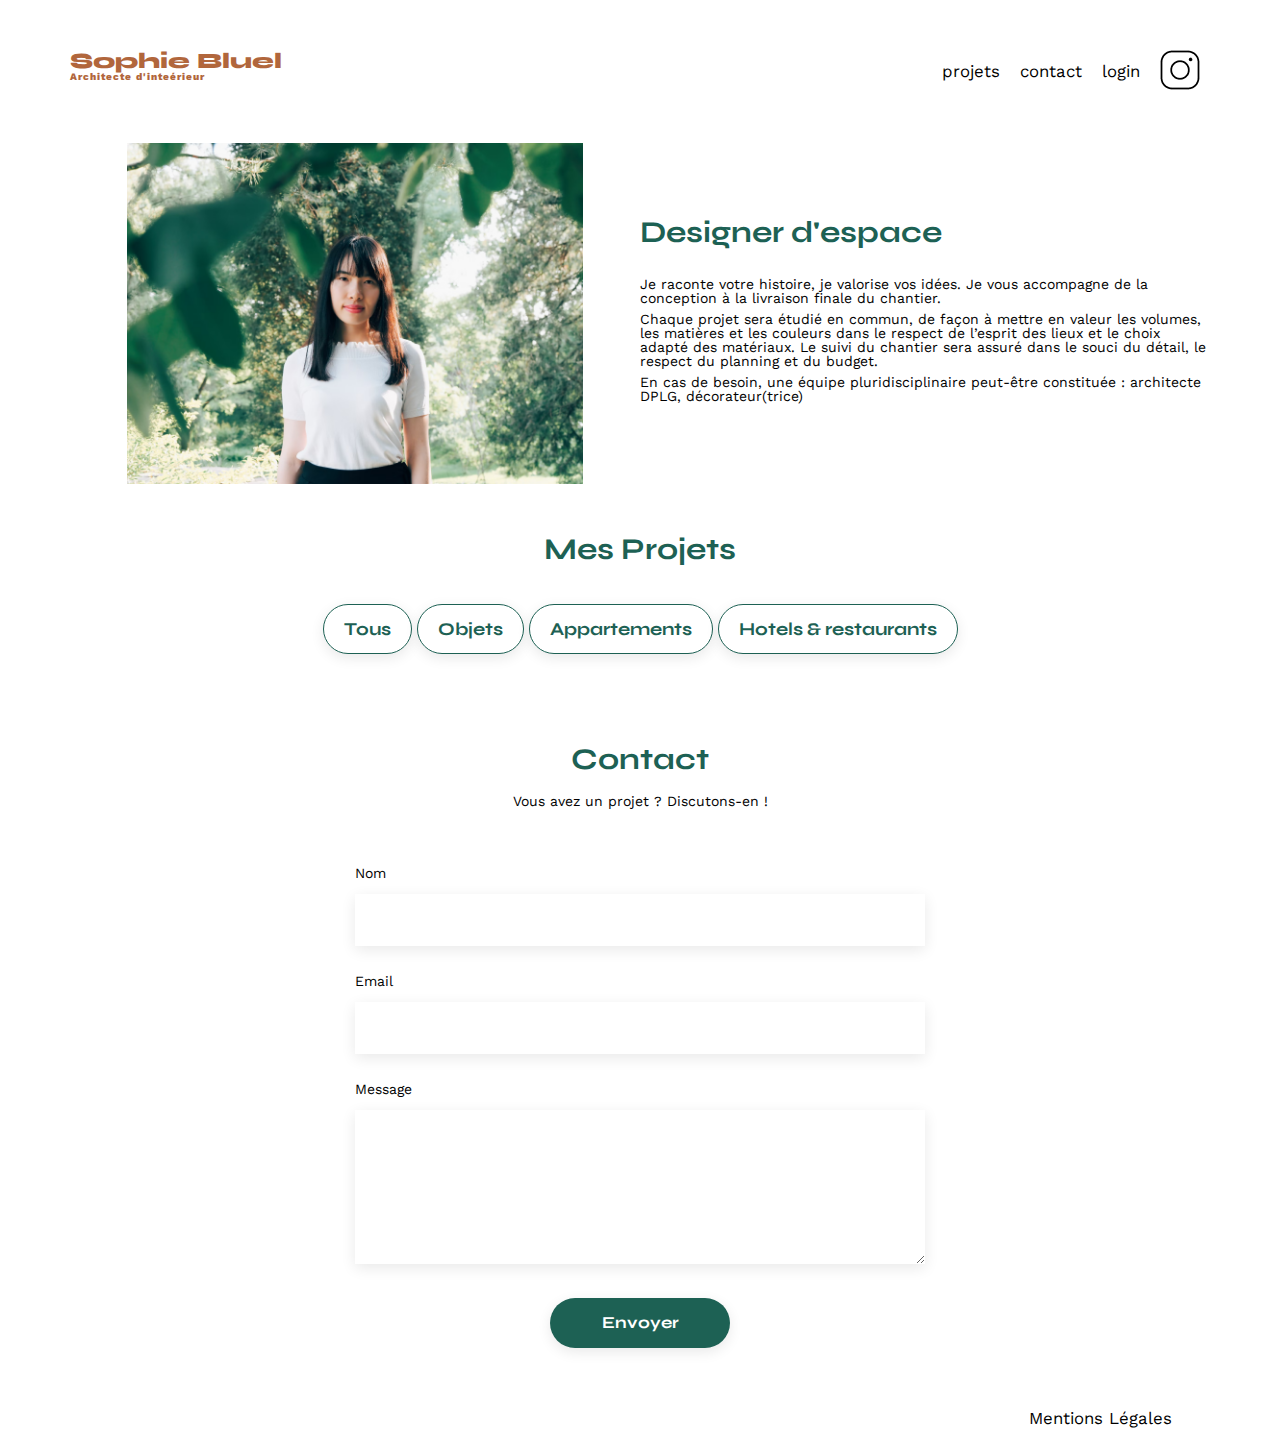
<file: FrontEnd/index.html>
<!DOCTYPE html>
<html lang="fr">

<head>
	<meta charset="UTF-8">
	<title>Sophie Bluel - Architecte d'intérieur</title>
	<meta name="viewport" content="width=device-width, initial-scale=1.0">
	<link rel="preconnect" href="https://fonts.googleapis.com">
	<link rel="preconnect" href="https://fonts.gstatic.com" crossorigin>
	<link href="https://fonts.googleapis.com/css2?family=Syne:wght@700;800&family=Work+Sans&display=swap"
		rel="stylesheet">
	<link rel="stylesheet" href="https://cdnjs.cloudflare.com/ajax/libs/font-awesome/6.2.1/css/all.min.css"
		integrity="sha512-MV7K8+y+gLIBoVD59lQIYicR65iaqukzvf/nwasF0nqhPay5w/9lJmVM2hMDcnK1OnMGCdVK+iQrJ7lzPJQd1w=="
		crossorigin="anonymous" referrerpolicy="no-referrer">
	<script type="module" src="scripts/projets.js"></script>
	<script type="module" src="scripts/modal.js"></script>
	<meta name="description" content="">
	<link rel="stylesheet" href="./assets/style.css">
</head>

<body>
	<header>
		<h1>Sophie Bluel <span>Architecte d'inteérieur</span></h1>
		<nav>
			<ul>
				<li><a href="./index.html">projets</a></li>
				<li>contact</li>
				<li><a href="pages/login.html">login</a></li>
				<li><img src="./assets/icons/instagram.png" alt="Instagram"></li>
			</ul>
		</nav>
	</header>
	<main>
		<section id="introduction">
			<figure>
				<img src="./assets/images/sophie-bluel.png" alt="">
			</figure>
			<article>
				<h2>Designer d'espace</h2>
				<p>Je raconte votre histoire, je valorise vos idées. Je vous accompagne de la conception à la livraison
					finale du chantier.</p>
				<p>Chaque projet sera étudié en commun, de façon à mettre en valeur les volumes, les matières et les
					couleurs dans le respect de l’esprit des lieux et le choix adapté des matériaux. Le suivi du
					chantier sera assuré dans le souci du détail, le respect du planning et du budget.</p>
				<p>En cas de besoin, une équipe pluridisciplinaire peut-être constituée : architecte DPLG,
					décorateur(trice)</p>
			</article>
		</section>
		<section id="portfolio">
			<div class="title-container">
				<div class="title">
					<h2>Mes Projets</h2>
				</div>
				<div class="editButton">
					<i class="fa-regular fa-pen-to-square"></i>
					<p>modifier</p>
				</div>
			</div>

			<div class="modalContainer">
			</div>

			<div class="filter">
				<button id="btn-tous">Tous</button>
				<button id="btn-objets">Objets</button>
				<button id="btn-appartements">Appartements</button>
				<button id="btn-hotelsrestaurants">Hotels & restaurants</button>
			</div>
			<div class="gallery"></div>
		</section>
		<section id="contact">
			<h2>Contact</h2>
			<p>Vous avez un projet ? Discutons-en !</p>
			<form action="#" method="post">
				<label for="name">Nom</label>
				<input type="text" name="name" id="name">
				<label for="email">Email</label>
				<input type="email" name="email" id="email">
				<label for="message">Message</label>
				<textarea name="message" id="message" cols="30" rows="10"></textarea>
				<input type="submit" value="Envoyer">
			</form>
		</section>
	</main>

	<footer>
		<nav>
			<ul>
				<li>Mentions Légales</li>
			</ul>
		</nav>
	</footer>

</body>

</html>
</file>
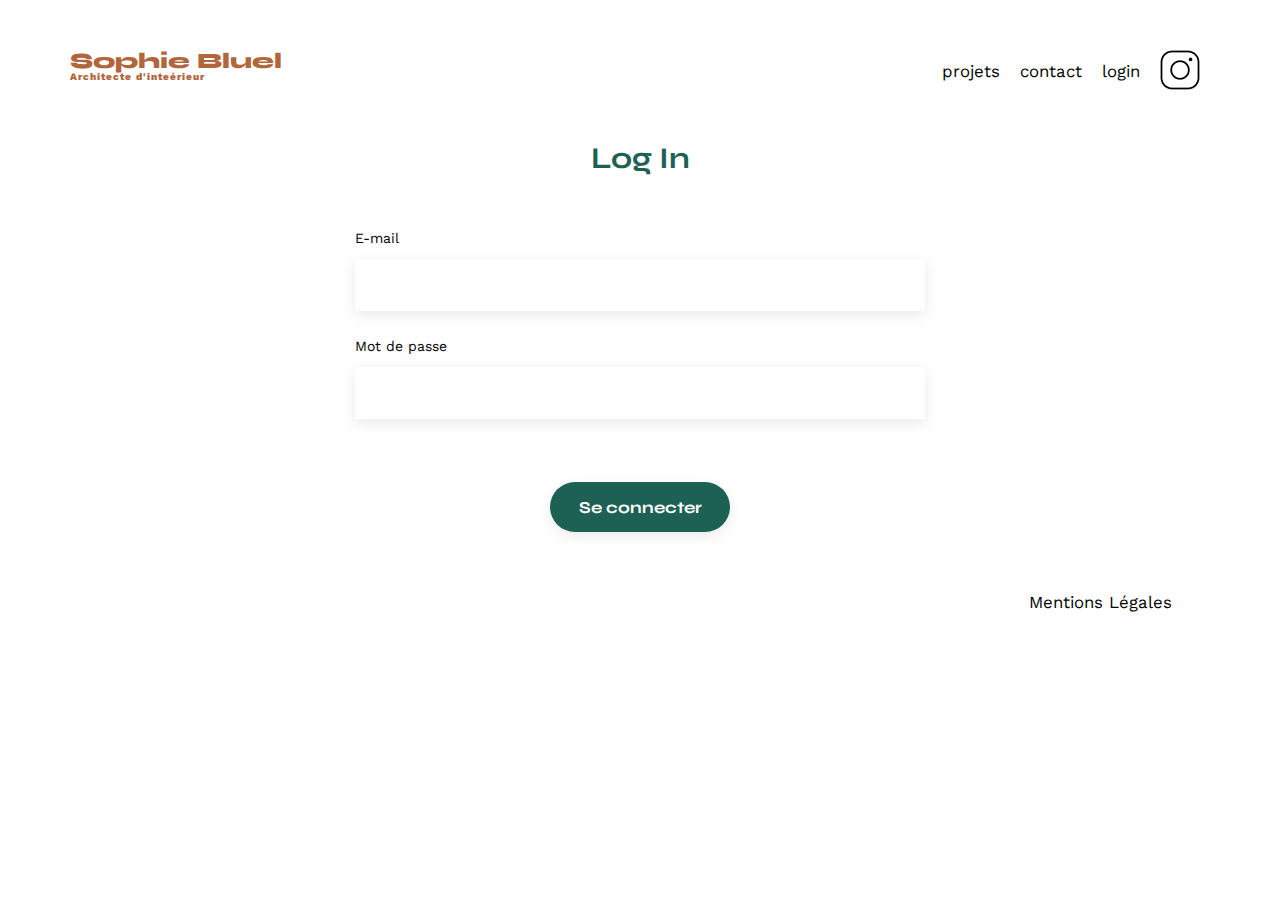
<file: FrontEnd/pages/login.html>
<!DOCTYPE html>
<html lang="fr">

<head>
    <meta charset="UTF-8">
    <title>Sophie Bluel - Architecte d'intérieur</title>
    <meta name="viewport" content="width=device-width, initial-scale=1.0">
    <link rel="preconnect" href="https://fonts.googleapis.com">
    <link rel="preconnect" href="https://fonts.gstatic.com" crossorigin>
    <link href="https://fonts.googleapis.com/css2?family=Syne:wght@700;800&family=Work+Sans&display=swap"
        rel="stylesheet">
    <script type="module" src="../scripts/login.js"></script>
    <meta name="description" content="">
    <link rel="stylesheet" href="../assets/style.css">
</head>

<body>
    <header>
        <h1>Sophie Bluel <span>Architecte d'inteérieur</span></h1>
        <nav>
            <ul>
                <li><a href="../index.html">projets</a></li>
                <li>contact</li>
                <li id="login-nav">login</li>
                <li><img src="../assets/icons/instagram.png" alt="Instagram"></li>
            </ul>
        </nav>
    </header>

    <main>
        <section id="contact">
            <h2>Log In</h2>
            <form action="#" method="post">
                <label for="id_email">E-mail</label>
                <input type="email" id="id_email" name="email">
                <label for="id_password">Mot de passe</label>
                <input type="password" id="id_password" name="password">
                <p id="message_error"></p>
                <button id="id_buttonlogin" type="submit">Se connecter</button>
            </form>
        </section>
    </main>

    <footer>
        <nav>
            <ul>
                <li>Mentions Légales</li>
            </ul>
        </nav>
    </footer>
</body>


</html>
</file>
<file: FrontEnd/assets/style.css>
/* http://meyerweb.com/eric/tools/css/reset/
   v2.0 | 20110126
   License: none (public domain)
*/

html,
body,
div,
span,
applet,
object,
iframe,
h1,
h2,
h3,
h4,
h5,
h6,
p,
blockquote,
pre,
a,
abbr,
acronym,
address,
big,
cite,
code,
del,
dfn,
em,
img,
ins,
kbd,
q,
s,
samp,
small,
strike,
strong,
sub,
sup,
tt,
var,
b,
u,
i,
center,
dl,
dt,
dd,
ol,
ul,
li,
fieldset,
form,
label,
legend,
table,
caption,
tbody,
tfoot,
thead,
tr,
th,
td,
article,
aside,
canvas,
details,
embed,
figure,
figcaption,
footer,
header,
hgroup,
menu,
nav,
output,
ruby,
section,
summary,
time,
mark,
audio,
video {
	margin: 0;
	padding: 0;
	border: 0;
	font-size: 100%;
	font: inherit;
	vertical-align: baseline;
}

/* HTML5 display-role reset for older browsers */
article,
aside,
details,
figcaption,
figure,
footer,
header,
hgroup,
menu,
nav,
section {
	display: block;
}

body {
	line-height: 1;
}

ol,
ul {
	list-style: none;
}

blockquote,
q {
	quotes: none;
}

blockquote:before,
blockquote:after,
q:before,
q:after {
	content: '';
	content: none;
}

table {
	border-collapse: collapse;
	border-spacing: 0;
}

/** end reset css**/
body {
	max-width: 1140px;
	margin: auto;
	font-family: 'Work Sans';
	font-size: 14px;
}

header {
	display: flex;
	justify-content: space-between;
	margin: 50px 0
}

a {
	text-decoration: none;
	color: black;
}

a:hover {
	color: #B1663C
}

section {
	margin: 50px 0
}

h1 {
	display: flex;
	flex-direction: column;
	font-family: 'Syne';
	font-size: 22px;
	font-weight: 800;
	color: #B1663C
}

h1>span {
	font-family: 'Work Sans';
	font-size: 10px;
	letter-spacing: 0.1em;
	;
}

h2 {
	font-family: 'Syne';
	font-weight: 700;
	font-size: 30px;
	color: #1D6154
}

nav ul {
	display: flex;
	align-items: center;
	list-style-type: none;

}

nav li {
	padding: 0 10px;
	font-size: 1.2em;
}

li:hover {
	color: #B1663C;
}

#introduction {
	display: flex;
	align-items: center;
}

#introduction figure {
	flex: 1
}

#introduction img {
	display: block;
	margin: auto;
	width: 80%;
}

#introduction article {
	flex: 1
}

#introduction h2 {
	margin-bottom: 1em;
}

#introduction p {
	margin-bottom: 0.5em;
}

#portfolio h2 {
	text-align: center;
	margin-bottom: 1em;
}

.filter {
	text-align: center;
}

.filter button {
	font-family: 'Syne';
	font-weight: 700;
	font-size: 18px;
	text-align: center;
	padding: 5px 20px;
	border-radius: 60px;
	margin: 10px 0 40px 0;
	border: 1.5px #1D6154 solid;
	background-color: white;
	color: #1D6154;
}

.filter button:hover {
	background-color: #1D6154;
	color: white;
}

.gallery {
	width: 100%;
	display: grid;
	grid-template-columns: 1fr 1fr 1fr;
	grid-column-gap: 20px;
	grid-row-gap: 20px;
}

.gallery img {
	width: 100%;

}

#contact {
	width: 50%;
	margin: auto;
}

#contact>* {
	text-align: center;

}

#contact h2 {
	margin-bottom: 20px;
}

#contact form {
	text-align: left;
	margin-top: 30px;
	display: flex;
	flex-direction: column;
}

#contact input,
button {
	height: 50px;
	font-size: 1.2em;
	border: none;
	box-shadow: 0px 4px 14px rgba(0, 0, 0, 0.09);
}

#contact label {
	margin: 2em 0 1em 0;
}

#contact textarea {
	border: none;
	box-shadow: 0px 4px 14px rgba(0, 0, 0, 0.09);
}

#contact button,
input[type="submit"] {
	font-family: 'Syne';
	font-weight: 700;
	color: white;
	background-color: #1D6154;
	margin: 2em auto;
	width: 180px;
	text-align: center;
	border-radius: 60px;
}

#message_error {
	display: flex;
	flex-direction: column;
	text-align: center;
	color: red;
	margin: 15px;
}

footer nav ul {
	display: flex;
	justify-content: flex-end;
	margin: 2em
}

.portfolio {
	position: relative;
}

/** CSS Edition button**/
.editContainer {
	display: flex;
	justify-content: center;
}

.title-container {
	display: flex;
	flex-direction: column;
	align-items: center;
	position: relative;
}

.title {
	text-align: center;
}

.editButton {
	display: flex;
	cursor: pointer;
	gap: 2px;
	position: absolute;
	top: 10px;
	margin-left: 290px;
	visibility: hidden;
}

/** CSS général de fenêtre modale**/
.modalContainer {
	display: flex;
	justify-content: center;
	align-items: center;
	z-index: 5;
	position: fixed;
	background-color: #0000006b;
	width: 100%;
	height: 100%;
	top: 0;
	left: 0;
	visibility: hidden;
}

.modalContainer.active,
.editButton.active {
	visibility: visible;
}

.modal {
	border: 1px solid rgb(172, 172, 172);
	padding: 10px;
	border-radius: 10px;
	width: 630px;
	height: 630px;
	background: white;

}

/** CSS contenu modal Header**/
.modalHeader {
	margin: 10px 10px 0 0;
	display: flex;
	justify-content: flex-end;
}

.fa-arrow-left {
	visibility: hidden;
}

.fa-arrow-left.active {
	visibility: visible;
}

.modalHeader.active {
	justify-content: space-between;
}

/** CSS contenu modal body**/
.modalBody {
	display: flex;
	flex-direction: column;
	background: #ffffff;
	height: 96%;
	align-items: center;
}

.modalTitle {
	margin: 25px;
	font-size: 1.5rem;
	text-align: center;
}

/** Css contenu modal section   **/
.modalSectionGallery {
	overflow-y: scroll;
	overflow-x: hidden;
	height: 450px;
	display: grid;
	grid-template-columns: repeat(4, 1fr);
	align-content: start;
	gap: 5px;
}

.modalSectionGallery figure img {
	max-height: 150px;
	max-width: 100px;
	object-fit: cover;
}

.modalSectionGallery figure {
	position: relative;
}

/** css icone poubelle**/
.modalSectionGallery figure a {
	opacity: 70%;
	padding: 3px;
	position: absolute;
	top: 0;
	right: 0;
	background-color: black;
	color: white;
	border-radius: 2px;
	margin: 5px;
}

.modalSectionGallery figure a:hover {
	opacity: 100%;
}

/** contenu section modal 2**/
.modalSectionAddImage {
	height: 450px;
}

.modalSectionAddImage #titre,
#categorie {
	display: flex;
	flex-direction: column;
	width: 490px;
	height: 50px;
	background: #FFF;
	box-shadow: 0px 4px 14px 0px rgba(0, 0, 0, 0.09);
	margin: 20px 0;
	border: none;
	font-family: 'Work Sans';
	font-weight: 400;
	font-size: 1rem;
}

.addImgContainer {
	display: flex;
	flex-direction: column;
	background: #E8F1F6;
	height: 170px;
	align-items: center;
	margin-bottom: 35px;
	justify-content: space-between;
}

.addImgContainer i {
	padding-top: 10px;
	font-size: 75px;
	color: #B9C5CC;
}

.divAddButton {
	background-color: #CBD6DC;
	box-shadow: 1px 1px 1px #B9C5CC inset;
	border-radius: 25px;
	height: 30px;
	width: 175px;
	padding: 5px;
	cursor: pointer;
}

.divAddButton p {
	color: #306685;
	text-align: center;
	line-height: 2;
	font-weight: 500;
}

.addImgContainer input {
	opacity: 0%;
}

.addImgContainer span {
	color: #444444;
	padding-bottom: 15px;
}

.addImgContainer img {
	height: 100%;
	max-width: 490px;
	object-fit: contain;
}


/** css sous Hr **/
hr {
	width: 500px;
	opacity: 50%;
}

.addPictureButton {
	background-color: #1D6154;
	color: white;
	width: 300px;
	height: 40px;
	font-family: 'Syne';
	font-size: 15px;
	text-align: center;
	border-radius: 60px;
	margin: 10px;
}

.miniature {
	height: 150px;
	object-fit: cover;
	display: none;
}

.addPictureButton:not(:disabled):hover {
	background-color: white;
	color: #1D6154;
	border: 1.5px #1D6154 solid;
}

.addPictureButton:disabled {
	background-color: grey;
}


.modalSection.active {
	display: flex;
	flex-direction: column;
	align-items: center;
}
</file>
